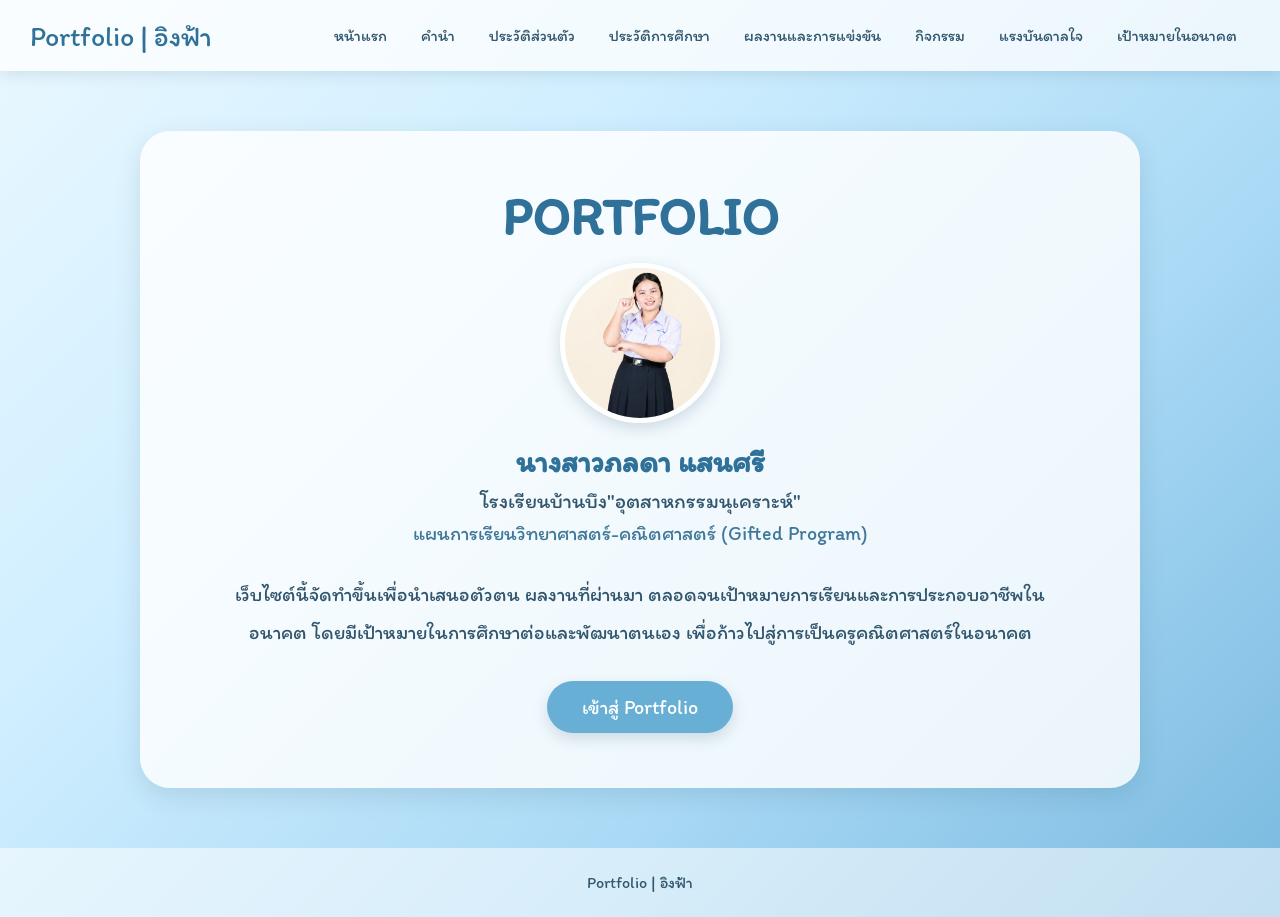
<file: index.html>
<!DOCTYPE html>
<html lang="th">
<head>
  <meta charset="UTF-8">
  <meta name="viewport" content="width=device-width, initial-scale=1.0">

  <title>Portfolio | อิงฟ้า</title>

  <link rel="preconnect" href="https://fonts.googleapis.com">
  <link rel="preconnect" href="https://fonts.gstatic.com" crossorigin>
  <link href="https://fonts.googleapis.com/css2?family=Itim&display=swap" rel="stylesheet">

  <style>
    body {
      margin: 0;
      font-family: 'Itim', cursive;
      background: linear-gradient(135deg, #eaf8ff, #cfeeff, #a9d9f5, #79b9df);
      color: #31566d;
      min-height: 100vh;
    }

    nav {
      background: rgba(255, 255, 255, 0.75);
      padding: 18px 30px;
      display: flex;
      justify-content: space-between;
      align-items: center;
      flex-wrap: wrap;
      gap: 15px;
      box-shadow: 0 3px 15px rgba(49, 86, 109, 0.15);
    }

    .logo {
      font-size: 28px;
      color: #2f7198;
    }

    .menu {
      display: flex;
      flex-wrap: wrap;
      justify-content: center;
      gap: 8px;
    }

    .menu a {
      text-decoration: none;
      color: #31566d;
      padding: 8px 13px;
      border-radius: 20px;
      transition: 0.3s;
      font-size: 16px;
    }

    .menu a:hover {
      background: #d7effc;
      color: #23658b;
    }

    .container {
      max-width: 1000px;
      margin: 60px auto;
      padding: 0 20px;
    }

    .card {
      background: rgba(255, 255, 255, 0.82);
      border-radius: 30px;
      padding: 55px 50px;
      text-align: center;
      box-shadow: 0 8px 25px rgba(49, 86, 109, 0.15);
    }

    h1 {
      font-size: 52px;
      color: #2f7198;
      margin: 0 0 15px;
    }

    .profile-img {
      width: 150px;
      height: 150px;
      border-radius: 50%;
      object-fit: cover;
      margin: 10px auto 20px;
      display: block;
      border: 5px solid rgba(255, 255, 255, 0.9);
      box-shadow: 0 5px 15px rgba(49, 86, 109, 0.2);
    }

    h2 {
      font-size: 30px;
      color: #2f7198;
      margin: 0 0 8px;
    }

    .school {
      font-size: 21px;
      color: #31566d;
      margin-bottom: 8px;
    }

    .program {
      font-size: 20px;
      color: #3f7899;
      margin-bottom: 30px;
    }

    .description {
      max-width: 850px;
      margin: 0 auto 30px;
      font-size: 20px;
      line-height: 1.9;
    }

    .button {
      display: inline-block;
      text-decoration: none;
      background: #67afd4;
      color: white;
      padding: 14px 35px;
      border-radius: 30px;
      font-size: 20px;
      box-shadow: 0 6px 15px rgba(49, 86, 109, 0.18);
      transition: 0.3s;
    }

    .button:hover {
      background: #4e9bc4;
      transform: translateY(-2px);
    }

    footer {
      text-align: center;
      padding: 25px;
      margin-top: 50px;
      background: rgba(255, 255, 255, 0.55);
      font-size: 16px;
    }
  </style>
</head>

<body>

  <nav>
    <div class="logo">
      Portfolio | อิงฟ้า
    </div>

    <div class="menu">
      <a href="index.html">หน้าแรก</a>
      <a href="preface.html">คำนำ</a>
      <a href="profile.html">ประวัติส่วนตัว</a>
      <a href="education.html">ประวัติการศึกษา</a>
      <a href="achievements.html">ผลงานและการแข่งขัน</a>
      <a href="activities.html">กิจกรรม</a>
      <a href="inspiration.html">แรงบันดาลใจ</a>
      <a href="future.html">เป้าหมายในอนาคต</a>
    </div>
  </nav>

  <div class="container">

    <div class="card">

      <h1>PORTFOLIO</h1>

      <img src="profile.jpg" alt="รูปโปรไฟล์" class="profile-img">

      <h2>นางสาวภลดา แสนศรี</h2>

      <div class="school">
        โรงเรียนบ้านบึง"อุตสาหกรรมนุเคราะห์"
      </div>

      <div class="program">
        แผนการเรียนวิทยาศาสตร์-คณิตศาสตร์ (Gifted Program)
      </div>

      <div class="description">
        เว็บไซต์นี้จัดทำขึ้นเพื่อนำเสนอตัวตน ผลงานที่ผ่านมา
        ตลอดจนเป้าหมายการเรียนและการประกอบอาชีพในอนาคต
        โดยมีเป้าหมายในการศึกษาต่อและพัฒนาตนเอง
        เพื่อก้าวไปสู่การเป็นครูคณิตศาสตร์ในอนาคต
      </div>

      <a href="preface.html" class="button">
        เข้าสู่ Portfolio
      </a>

    </div>

  </div>

  <footer>
    Portfolio | อิงฟ้า
  </footer>

</body>
</html>
</file>
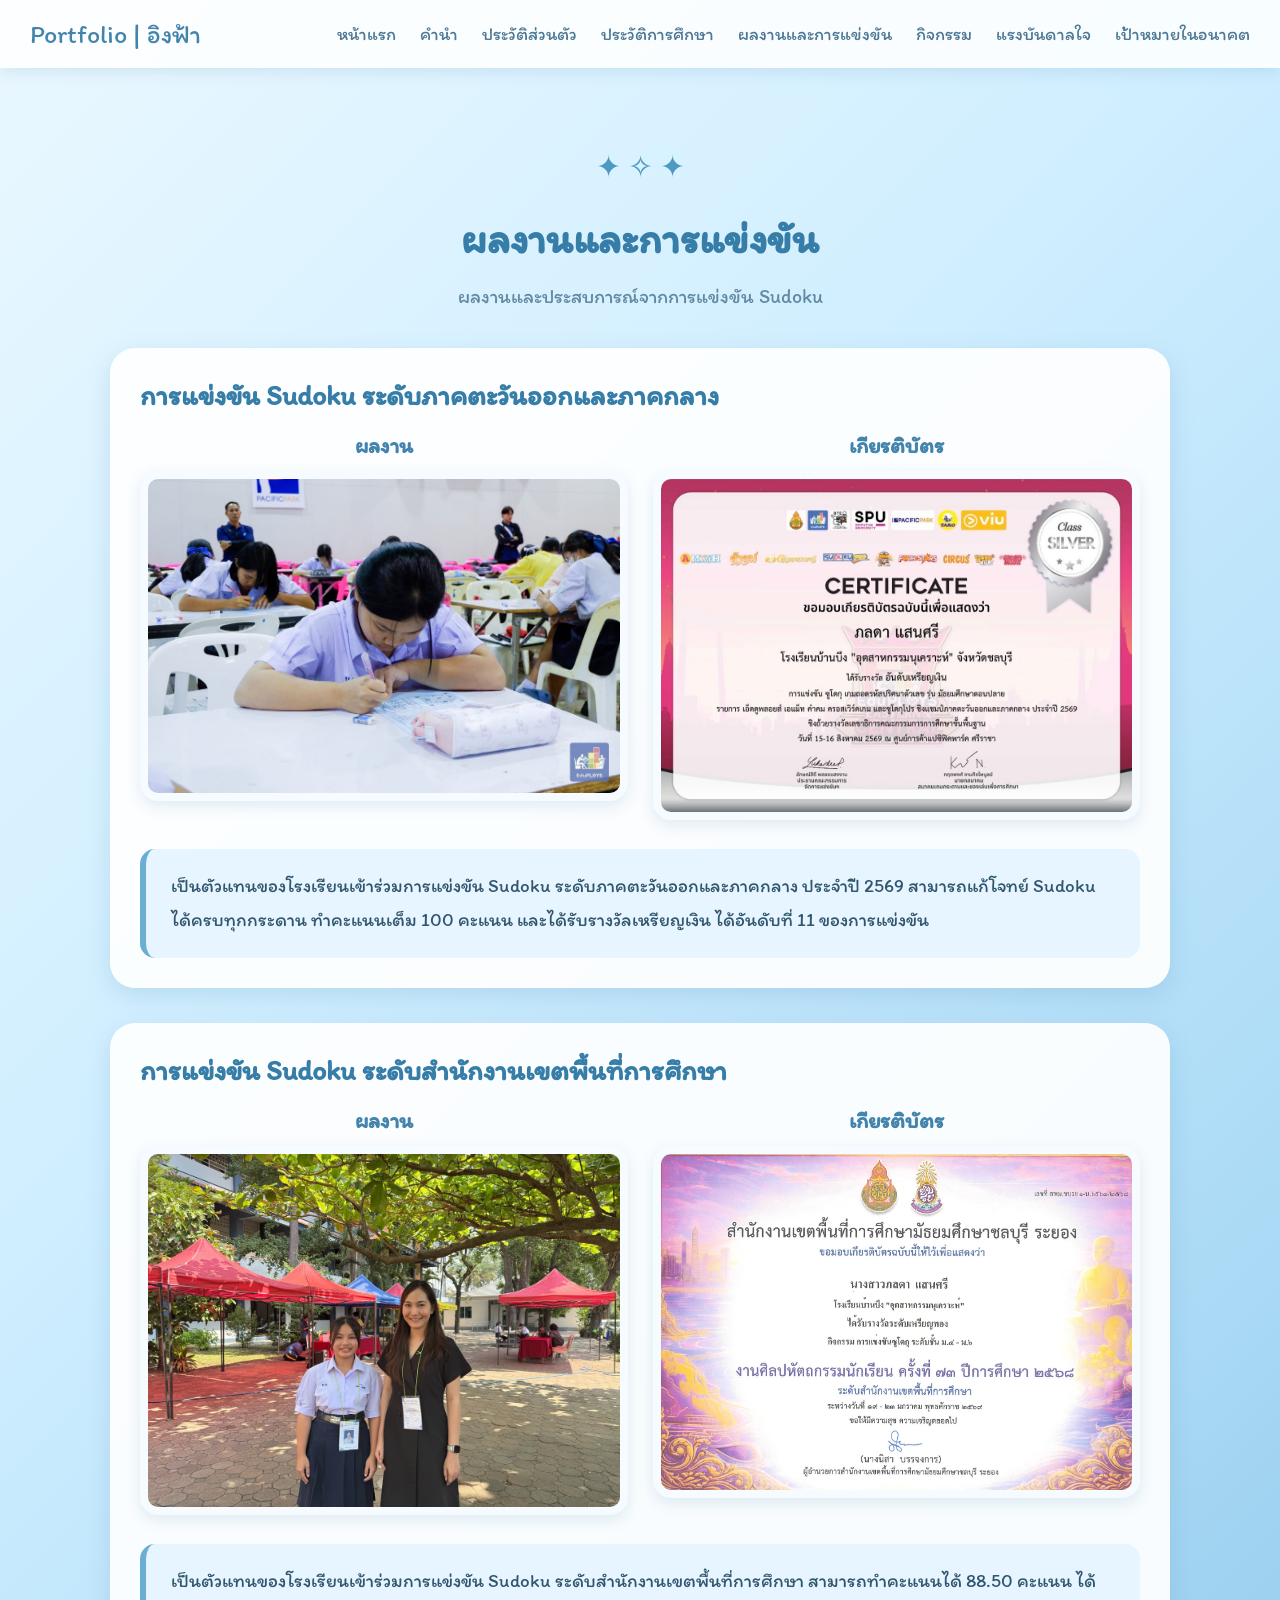
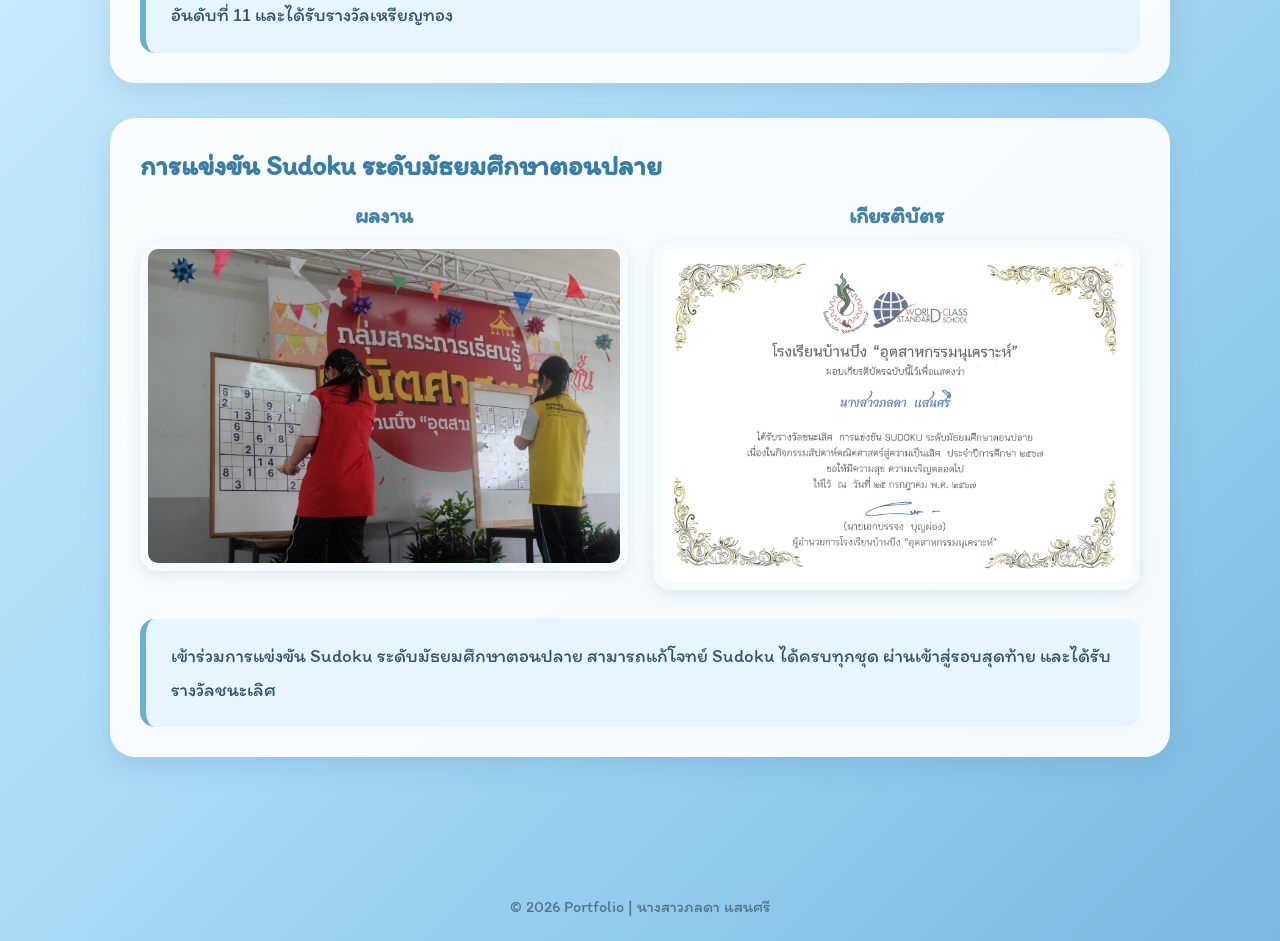
<file: achievement.html>
<!DOCTYPE html>
<html lang="th">
<head>
  <meta charset="UTF-8">
  <meta name="viewport" content="width=device-width, initial-scale=1.0">

  <title>ผลงานและการแข่งขัน | Portfolio</title>

  <link rel="preconnect" href="https://fonts.googleapis.com">
  <link rel="preconnect" href="https://fonts.gstatic.com" crossorigin>
  <link href="https://fonts.googleapis.com/css2?family=Itim&display=swap" rel="stylesheet">

  <style>
    * {
      box-sizing: border-box;
    }

    body {
      margin: 0;
      font-family: 'Itim', cursive;
      background: linear-gradient(
        135deg,
        #eaf8ff,
        #cfeeff,
        #a9d9f5,
        #79b9df
      );
      color: #31566d;
      min-height: 100vh;
    }

    nav {
      background: rgba(255, 255, 255, 0.85);
      padding: 18px 30px;
      display: flex;
      justify-content: space-between;
      align-items: center;
      box-shadow: 0 4px 15px rgba(70, 130, 170, 0.15);
      position: sticky;
      top: 0;
      z-index: 10;
    }

    .logo {
      font-size: 26px;
      color: #4384ad;
    }

    nav a {
      text-decoration: none;
      color: #4c7895;
      margin-left: 20px;
      font-size: 18px;
    }

    nav a:hover {
      color: #23658d;
    }

    .container {
      max-width: 1100px;
      margin: 60px auto;
      padding: 20px;
    }

    .sparkle {
      text-align: center;
      color: #4d99c2;
      font-size: 30px;
      margin-bottom: 10px;
    }

    .title {
      text-align: center;
      font-size: 42px;
      color: #367da8;
      margin-bottom: 10px;
    }

    .subtitle {
      text-align: center;
      font-size: 20px;
      color: #638aa3;
      margin-bottom: 40px;
    }

    .achievement-card {
      background: rgba(255, 255, 255, 0.92);
      padding: 30px;
      border-radius: 25px;
      box-shadow: 0 8px 25px rgba(65, 130, 170, 0.18);
      margin-bottom: 35px;
    }

    .achievement-card h2 {
      color: #367da8;
      font-size: 28px;
      margin-top: 0;
      margin-bottom: 20px;
    }

    .image-grid {
      display: grid;
      grid-template-columns: 1fr 1fr;
      gap: 25px;
      align-items: start;
    }

    .image-box {
      text-align: center;
    }

    .image-box h3 {
      color: #4384ad;
      font-size: 22px;
      margin: 0 0 12px;
    }

    .image-box img {
      width: 100%;
      max-height: 500px;
      object-fit: contain;
      border-radius: 18px;
      background: #f5fbff;
      padding: 8px;
      box-shadow: 0 5px 15px rgba(65, 130, 170, 0.15);
    }

    .description {
      margin-top: 25px;
      background: #e6f5ff;
      border-left: 6px solid #6aaed3;
      padding: 20px 25px;
      border-radius: 15px;
      font-size: 19px;
      line-height: 1.8;
    }

    footer {
      text-align: center;
      padding: 25px;
      color: #52758b;
      font-size: 16px;
    }

    @media (max-width: 900px) {
      nav {
        flex-direction: column;
        gap: 10px;
      }

      nav div:last-child {
        display: flex;
        flex-wrap: wrap;
        justify-content: center;
      }

      nav a {
        margin: 5px 8px;
      }

      .image-grid {
        grid-template-columns: 1fr;
      }
    }

    @media (max-width: 600px) {
      .title {
        font-size: 34px;
      }

      .achievement-card {
        padding: 22px;
      }

      .achievement-card h2 {
        font-size: 24px;
      }

      .description {
        font-size: 18px;
      }
    }
  </style>
</head>

<body>

  <nav>

    <div class="logo">
      Portfolio | อิงฟ้า
    </div>

    <div>
      <a href="index.html">หน้าแรก</a>
      <a href="preface.html">คำนำ</a>
      <a href="profile.html">ประวัติส่วนตัว</a>
      <a href="education.html">ประวัติการศึกษา</a>
      <a href="achievements.html">ผลงานและการแข่งขัน</a>
      <a href="activities.html">กิจกรรม</a>
      <a href="inspiration.html">แรงบันดาลใจ</a>
      <a href="future.html">เป้าหมายในอนาคต</a>
    </div>

  </nav>


  <div class="container">

    <div class="sparkle">✦ ✧ ✦</div>

    <h1 class="title">ผลงานและการแข่งขัน</h1>

    <p class="subtitle">
      ผลงานและประสบการณ์จากการแข่งขัน Sudoku
    </p>


    <!-- ผลงานที่ 1 -->

    <div class="achievement-card">

      <h2>
        การแข่งขัน Sudoku ระดับภาคตะวันออกและภาคกลาง
      </h2>

      <div class="image-grid">

        <div class="image-box">
          <h3>ผลงาน</h3>
          <img
            src="achievement1.jpg"
            alt="ผลงานการแข่งขัน Sudoku ระดับภาคตะวันออกและภาคกลาง"
          >
        </div>

        <div class="image-box">
          <h3>เกียรติบัตร</h3>
          <img
            src="certificate1.jpg"
            alt="เกียรติบัตรการแข่งขัน Sudoku"
          >
        </div>

      </div>

      <div class="description">
        เป็นตัวแทนของโรงเรียนเข้าร่วมการแข่งขัน Sudoku
        ระดับภาคตะวันออกและภาคกลาง ประจำปี 2569
        สามารถแก้โจทย์ Sudoku ได้ครบทุกกระดาน
        ทำคะแนนเต็ม 100 คะแนน และได้รับรางวัลเหรียญเงิน
        ได้อันดับที่ 11 ของการแข่งขัน
      </div>

    </div>


    <!-- ผลงานที่ 2 -->

    <div class="achievement-card">

      <h2>
        การแข่งขัน Sudoku ระดับสำนักงานเขตพื้นที่การศึกษา
      </h2>

      <div class="image-grid">

        <div class="image-box">
          <h3>ผลงาน</h3>
          <img
            src="achievement2.jpg"
            alt="ผลงานการแข่งขัน Sudoku ระดับสำนักงานเขตพื้นที่การศึกษา"
          >
        </div>

        <div class="image-box">
          <h3>เกียรติบัตร</h3>
          <img
            src="certificate2.jpg"
            alt="เกียรติบัตรการแข่งขัน Sudoku"
          >
        </div>

      </div>

      <div class="description">
        เป็นตัวแทนของโรงเรียนเข้าร่วมการแข่งขัน Sudoku
        ระดับสำนักงานเขตพื้นที่การศึกษา
        สามารถทำคะแนนได้ 88.50 คะแนน
        ได้อันดับที่ 11 และได้รับรางวัลเหรียญทอง
      </div>

    </div>


    <!-- ผลงานที่ 3 -->

    <div class="achievement-card">

      <h2>
        การแข่งขัน Sudoku ระดับมัธยมศึกษาตอนปลาย
      </h2>

      <div class="image-grid">

        <div class="image-box">
          <h3>ผลงาน</h3>
          <img
            src="achievement3.jpg"
            alt="ผลงานการแข่งขัน Sudoku ระดับมัธยมศึกษาตอนปลาย"
          >
        </div>

        <div class="image-box">
          <h3>เกียรติบัตร</h3>
          <img
            src="certificate3.jpg"
            alt="เกียรติบัตรการแข่งขัน Sudoku"
          >
        </div>

      </div>

      <div class="description">
        เข้าร่วมการแข่งขัน Sudoku ระดับมัธยมศึกษาตอนปลาย
        สามารถแก้โจทย์ Sudoku ได้ครบทุกชุด
        ผ่านเข้าสู่รอบสุดท้าย และได้รับรางวัลชนะเลิศ
      </div>

    </div>

  </div>


  <footer>
    © 2026 Portfolio | นางสาวภลดา แสนศรี
  </footer>

</body>
</html>
</file>
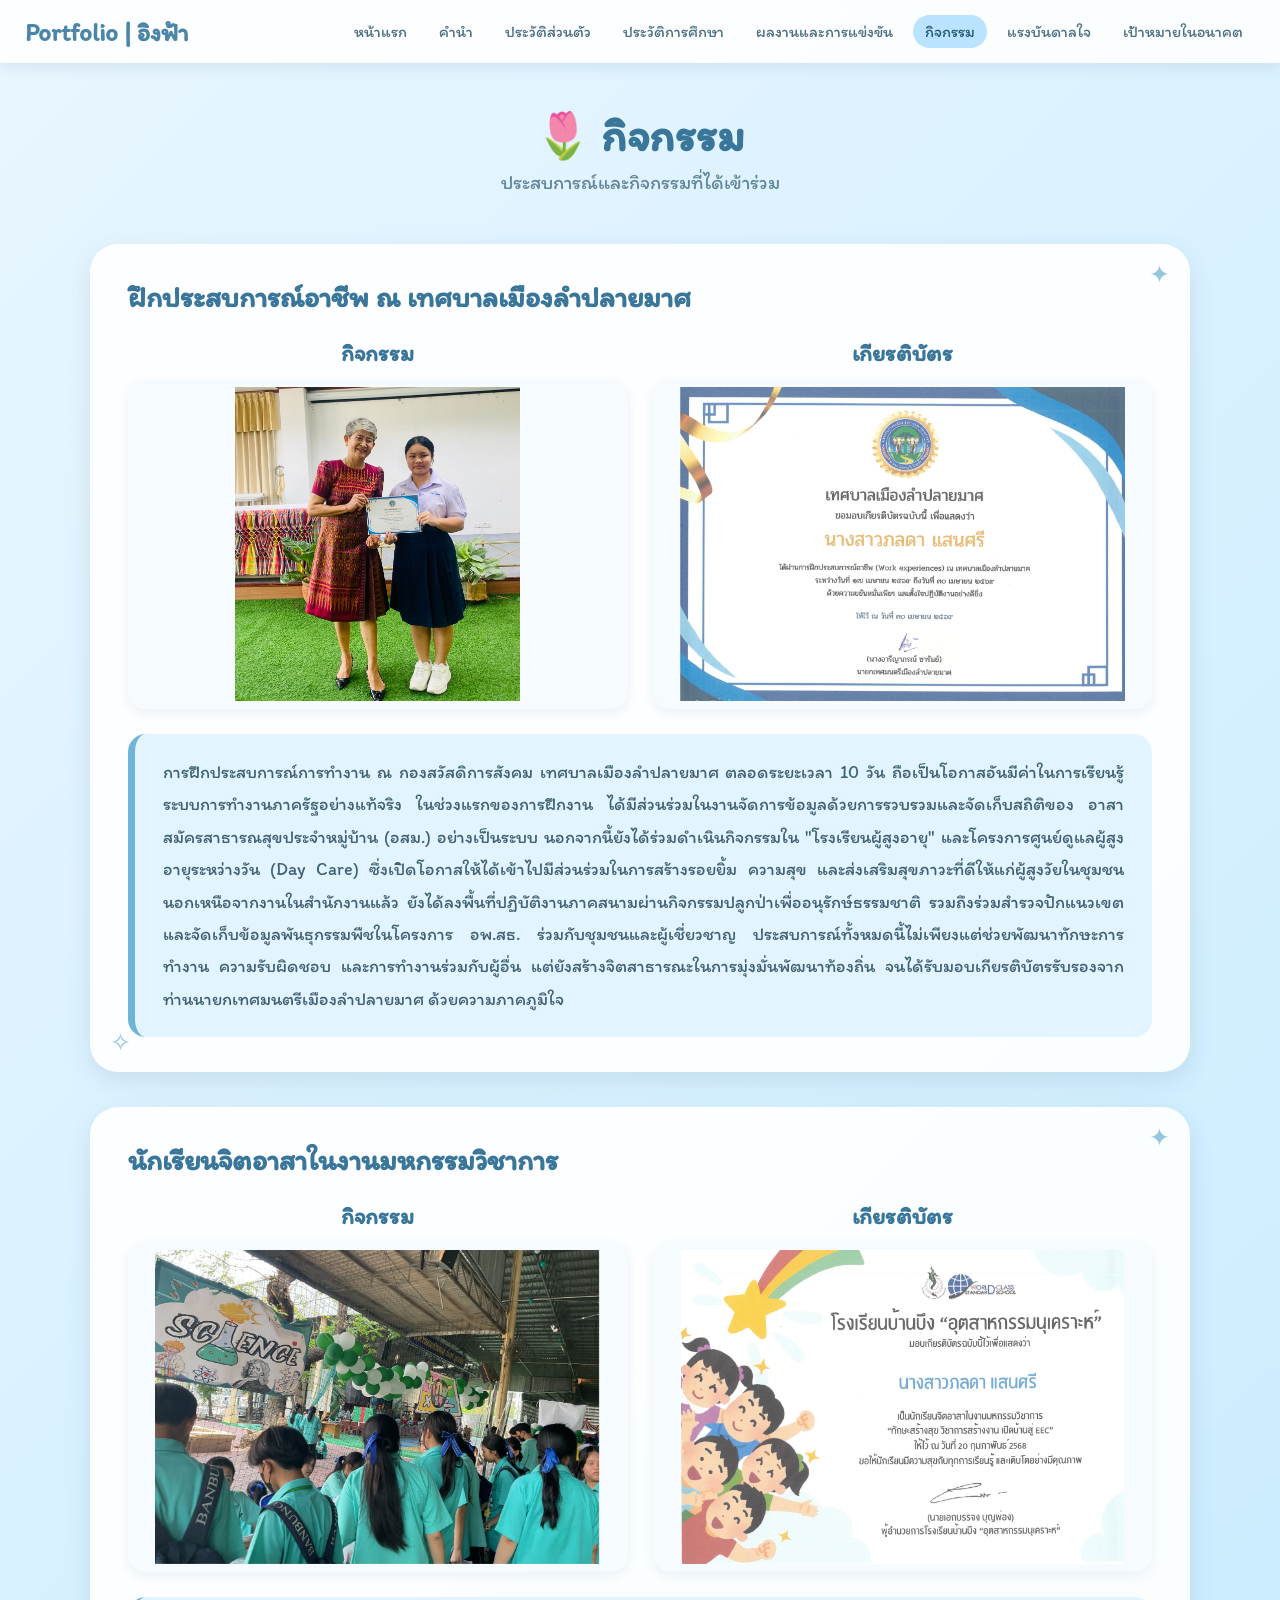
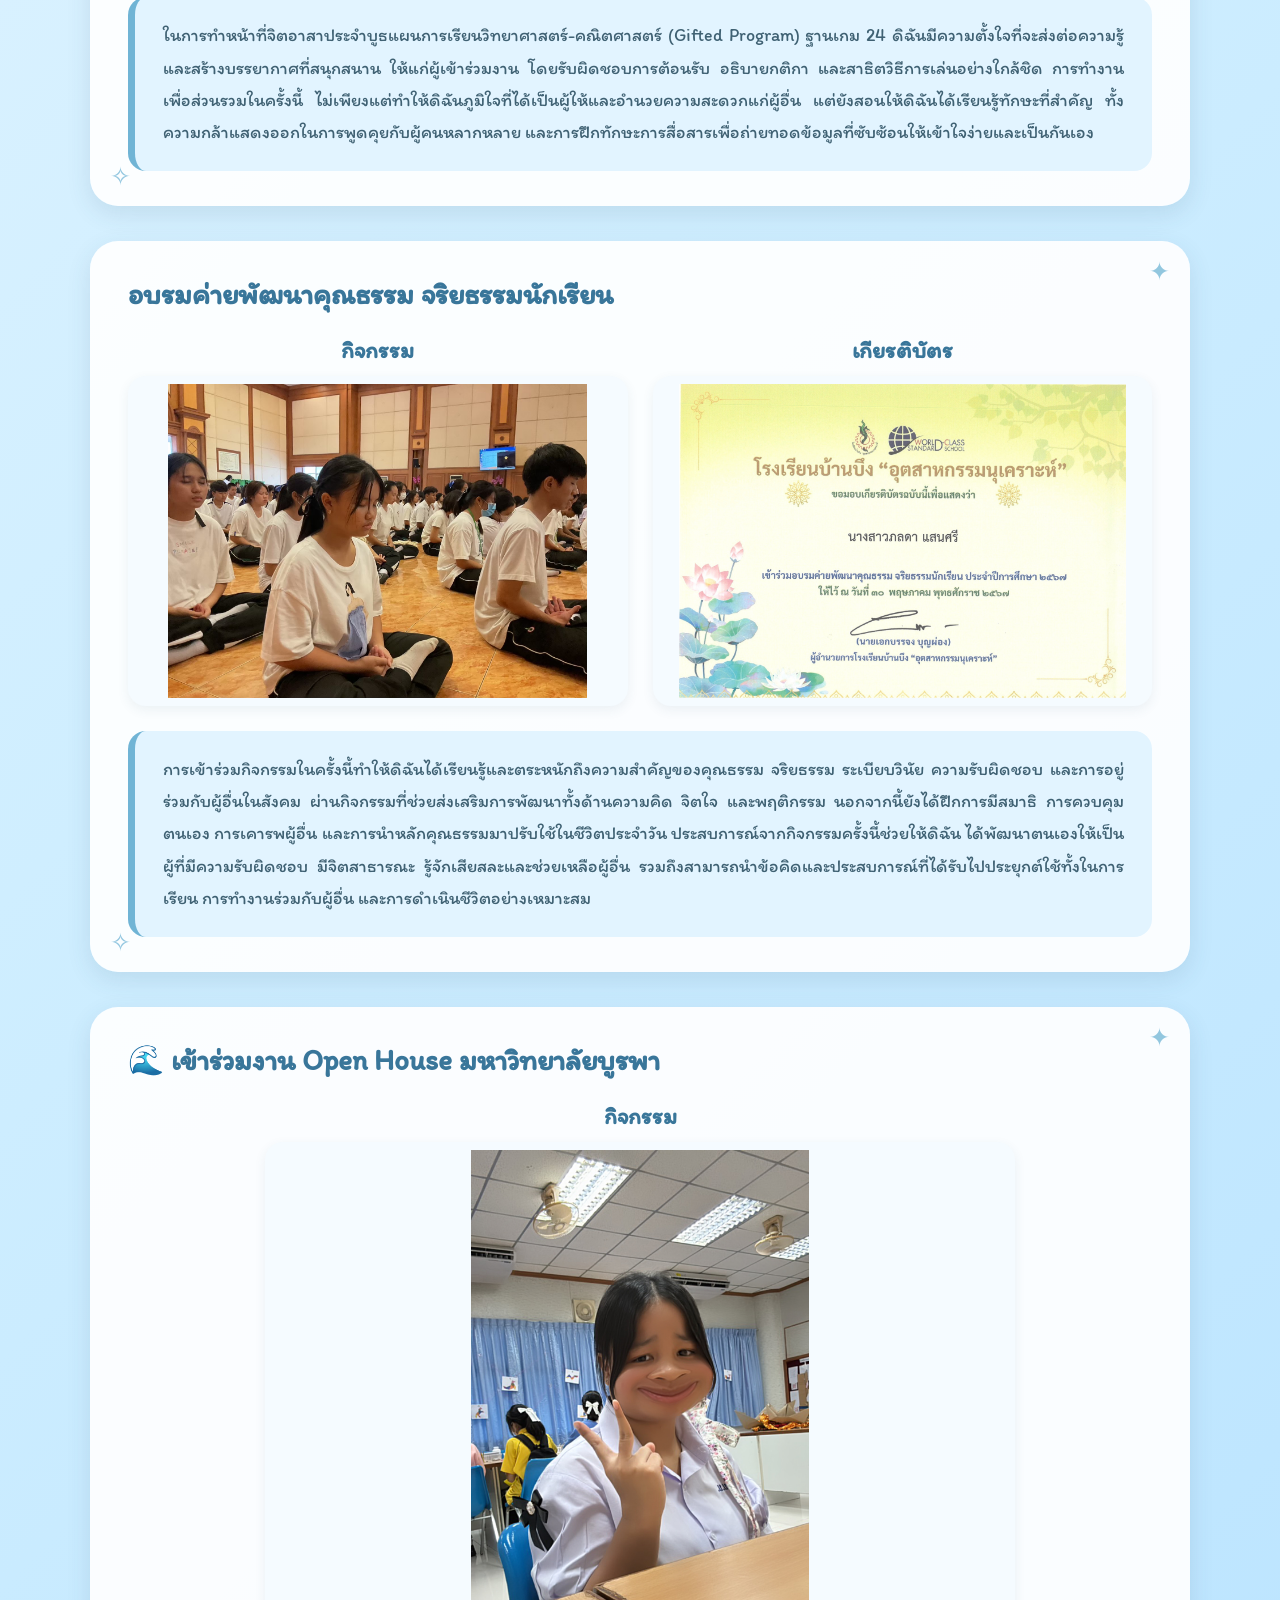
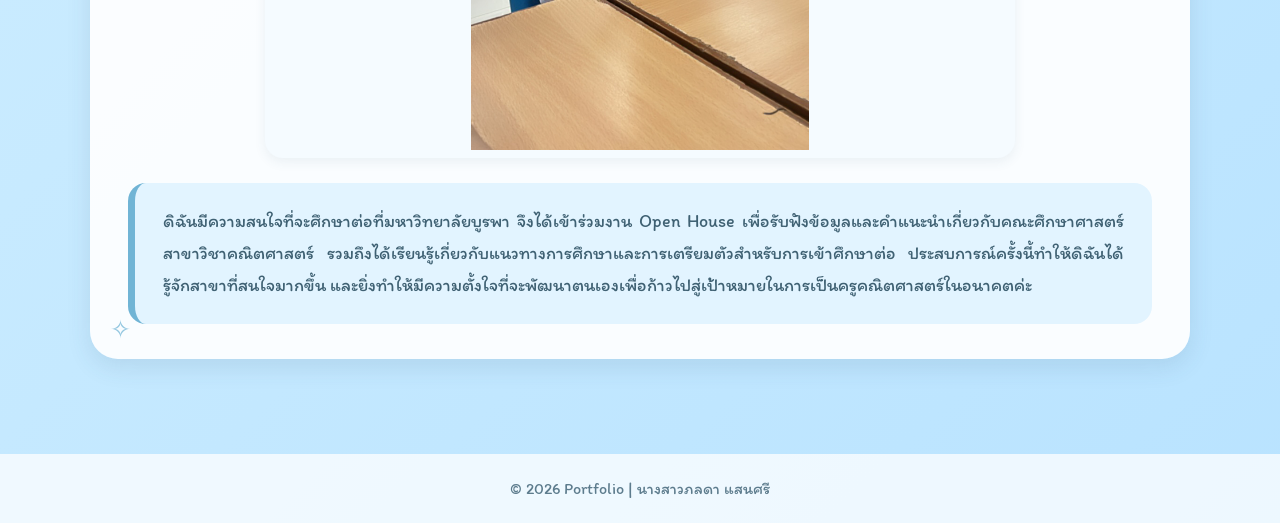
<file: activities.html>
<!DOCTYPE html>
<html lang="th">
<head>
  <meta charset="UTF-8">
  <meta name="viewport" content="width=device-width, initial-scale=1.0">

  <title>กิจกรรม | Portfolio อิงฟ้า</title>

  <!-- Google Font -->
  <link rel="preconnect" href="https://fonts.googleapis.com">
  <link rel="preconnect" href="https://fonts.gstatic.com" crossorigin>
  <link href="https://fonts.googleapis.com/css2?family=Itim&display=swap" rel="stylesheet">

  <style>

    * {
      box-sizing: border-box;
    }

    body {
      margin: 0;
      font-family: 'Itim', cursive;
      background: linear-gradient(135deg, #e8f6ff, #cfeeff, #b9e3ff);
      color: #35566b;
      min-height: 100vh;
    }


    /* =========================
       NAVBAR
    ========================= */

    nav {
      background: rgba(255, 255, 255, 0.88);
      backdrop-filter: blur(10px);

      padding: 15px 25px;

      display: flex;
      justify-content: space-between;
      align-items: center;

      position: sticky;
      top: 0;
      z-index: 1000;

      box-shadow: 0 3px 15px rgba(49, 86, 109, 0.12);
    }

    .logo {
      font-size: 25px;
      font-weight: bold;
      color: #4b86a8;
      white-space: nowrap;
    }

    .menu {
      display: flex;
      flex-wrap: wrap;
      justify-content: center;
      gap: 8px;
    }

    .menu a {
      text-decoration: none;
      color: #4d6f82;

      padding: 7px 12px;
      border-radius: 20px;

      transition: 0.3s;

      font-size: 16px;
    }

    .menu a:hover,
    .menu a.active {
      background: #b9e3ff;
      color: #285b78;
    }


    /* =========================
       HEADER
    ========================= */

    header {
      text-align: center;
      padding: 45px 20px 30px;
    }

    header h1 {
      margin: 0;

      font-size: 45px;

      color: #39769a;
    }

    header p {
      margin-top: 8px;

      font-size: 20px;

      color: #62879b;
    }


    /* =========================
       ACTIVITIES
    ========================= */

    .activities {
      width: 90%;
      max-width: 1100px;

      margin: auto;

      padding-bottom: 60px;
    }


    /* =========================
       ACTIVITY CARD
    ========================= */

    .activity-card {
      background: rgba(255, 255, 255, 0.92);

      border-radius: 28px;

      padding: 35px 38px;

      margin-bottom: 35px;

      box-shadow: 0 8px 25px rgba(49, 86, 109, 0.12);

      position: relative;

      overflow: hidden;

      transition: 0.3s;
    }

    .activity-card:hover {
      transform: translateY(-4px);

      box-shadow:
        0 12px 30px rgba(49, 86, 109, 0.18);
    }


    /* =========================
       ชื่อกิจกรรม
    ========================= */

    .activity-card h2 {
      text-align: left;

      margin: 0 0 25px;

      font-size: 29px;

      color: #39769a;
    }


    /* =========================
       หัวข้อรูป
    ========================= */

    .image-headings {
      display: grid;

      grid-template-columns: 1fr 1fr;

      gap: 25px;

      text-align: center;

      margin-bottom: 12px;
    }

    .image-headings h3 {
      margin: 0;

      font-size: 23px;

      color: #39769a;
    }


    /* =========================
       รูปกิจกรรม + เกียรติบัตร
    ========================= */

    .image-row {
      display: grid;

      grid-template-columns: 1fr 1fr;

      gap: 25px;

      margin-bottom: 25px;
    }

    .image-box {
      width: 100%;

      height: 330px;

      background: #f5fbff;

      border-radius: 18px;

      padding: 8px;

      box-shadow:
        0 4px 12px rgba(49, 86, 109, 0.08);
    }

    .image-box img {
      width: 100%;
      height: 100%;

      object-fit: contain;

      border-radius: 13px;

      display: block;
    }


    /* =========================
       กิจกรรมที่ 4
       ไม่มีเกียรติบัตร
    ========================= */

    .single-heading {
      text-align: center;

      margin-bottom: 12px;
    }

    .single-heading h3 {
      margin: 0;

      font-size: 23px;

      color: #39769a;
    }

    .single-image {
      width: 78%;
      max-width: 750px;

      margin: 0 auto 25px;

      background: #f5fbff;

      border-radius: 18px;

      padding: 8px;

      box-shadow:
        0 4px 12px rgba(49, 86, 109, 0.08);
    }

    /*
      รูป Open House แสดงเต็มภาพ
      ไม่ตัดส่วนบนของรูป
    */

    .single-image.openhouse-image img {
      width: 100%;

      height: auto;

      max-height: 600px;

      object-fit: contain;

      border-radius: 13px;

      display: block;
    }


    /* =========================
       DESCRIPTION
    ========================= */

    .description {
      background: #e2f4ff;

      border-left: 7px solid #70b4d5;

      border-radius: 18px;

      padding: 22px 28px;

      color: #3f6173;

      font-size: 18px;

      line-height: 1.8;

      text-align: justify;
    }


    /* =========================
       ดาวตกแต่ง
    ========================= */

    .star {
      position: absolute;

      color: #79b9d8;

      font-size: 25px;

      animation: float 3s ease-in-out infinite;

      opacity: 0.8;

      z-index: 5;
    }

    .star1 {
      top: 15px;
      right: 20px;
    }

    .star2 {
      bottom: 15px;
      left: 20px;

      animation-delay: 1s;
    }

    @keyframes float {

      0%, 100% {
        transform: translateY(0);
      }

      50% {
        transform: translateY(-7px);
      }

    }


    /* =========================
       FOOTER
    ========================= */

    footer {
      text-align: center;

      padding: 25px;

      background: rgba(255, 255, 255, 0.75);

      color: #5d7c8d;

      font-size: 16px;
    }


    /* =========================
       RESPONSIVE
    ========================= */

    @media (max-width: 800px) {

      nav {
        flex-direction: column;

        gap: 10px;
      }

      .image-row,
      .image-headings {
        grid-template-columns: 1fr;
      }

      .activity-card {
        padding: 25px 20px;
      }

      .single-image {
        width: 100%;
      }

      header h1 {
        font-size: 36px;
      }

    }


    @media (max-width: 550px) {

      .image-box {
        height: auto;
      }

      .image-box img {
        height: auto;
      }

      .single-image.openhouse-image img {
        max-height: none;
      }

    }

  </style>
</head>


<body>


  <!-- =========================
       NAVBAR
  ========================= -->

  <nav>

    <div class="logo">
      Portfolio | อิงฟ้า
    </div>


    <div class="menu">

      <a href="index.html">
        หน้าแรก
      </a>

      <a href="preface.html">
        คำนำ
      </a>

      <a href="profile.html">
        ประวัติส่วนตัว
      </a>

      <a href="education.html">
        ประวัติการศึกษา
      </a>

      <a href="achievements.html">
        ผลงานและการแข่งขัน
      </a>

      <a href="activities.html" class="active">
        กิจกรรม
      </a>

      <a href="inspiration.html">
        แรงบันดาลใจ
      </a>

      <a href="future.html">
        เป้าหมายในอนาคต
      </a>

    </div>

  </nav>



  <!-- =========================
       หัวข้อหลัก
  ========================= -->

  <header>

    <h1>
      🌷 กิจกรรม
    </h1>

    <p>
      ประสบการณ์และกิจกรรมที่ได้เข้าร่วม
    </p>

  </header>



  <!-- =========================
       ACTIVITIES
  ========================= -->

  <section class="activities">


    <!-- ==========================================
         กิจกรรมที่ 1
    ========================================== -->

    <div class="activity-card">

      <span class="star star1">✦</span>
      <span class="star star2">✧</span>


      <h2>
        ฝึกประสบการณ์อาชีพ ณ เทศบาลเมืองลำปลายมาศ
      </h2>


      <!-- หัวข้อรูป -->

      <div class="image-headings">

        <h3>
          กิจกรรม
        </h3>

        <h3>
          เกียรติบัตร
        </h3>

      </div>


      <!-- รูป -->

      <div class="image-row">

        <div class="image-box">

          <img
            src="activity1.jpg"
            alt="ฝึกประสบการณ์อาชีพ ณ เทศบาลเมืองลำปลายมาศ"
          >

        </div>


        <div class="image-box">

          <img
            src="certificate4.jpg"
            alt="เกียรติบัตรฝึกประสบการณ์อาชีพ"
          >

        </div>

      </div>


      <!-- คำบรรยาย -->

      <div class="description">

        การฝึกประสบการณ์การทำงาน ณ กองสวัสดิการสังคม เทศบาลเมืองลำปลายมาศ
        ตลอดระยะเวลา 10 วัน ถือเป็นโอกาสอันมีค่าในการเรียนรู้ระบบการทำงานภาครัฐอย่างแท้จริง
        ในช่วงแรกของการฝึกงาน ได้มีส่วนร่วมในงานจัดการข้อมูลด้วยการรวบรวมและจัดเก็บสถิติของ
        อาสาสมัครสาธารณสุขประจำหมู่บ้าน (อสม.) อย่างเป็นระบบ นอกจากนี้ยังได้ร่วมดำเนินกิจกรรมใน
        "โรงเรียนผู้สูงอายุ" และโครงการศูนย์ดูแลผู้สูงอายุระหว่างวัน (Day Care)
        ซึ่งเปิดโอกาสให้ได้เข้าไปมีส่วนร่วมในการสร้างรอยยิ้ม ความสุข และส่งเสริมสุขภาวะที่ดีให้แก่ผู้สูงวัยในชุมชน
        นอกเหนือจากงานในสำนักงานแล้ว ยังได้ลงพื้นที่ปฏิบัติงานภาคสนามผ่านกิจกรรมปลูกป่าเพื่ออนุรักษ์ธรรมชาติ
        รวมถึงร่วมสำรวจปักแนวเขตและจัดเก็บข้อมูลพันธุกรรมพืชในโครงการ อพ.สธ.
        ร่วมกับชุมชนและผู้เชี่ยวชาญ ประสบการณ์ทั้งหมดนี้ไม่เพียงแต่ช่วยพัฒนาทักษะการทำงาน
        ความรับผิดชอบ และการทำงานร่วมกับผู้อื่น แต่ยังสร้างจิตสาธารณะในการมุ่งมั่นพัฒนาท้องถิ่น
        จนได้รับมอบเกียรติบัตรรับรองจากท่านนายกเทศมนตรีเมืองลำปลายมาศ ด้วยความภาคภูมิใจ

      </div>

    </div>



    <!-- ==========================================
         กิจกรรมที่ 2
    ========================================== -->

    <div class="activity-card">

      <span class="star star1">✦</span>
      <span class="star star2">✧</span>


      <h2>
        นักเรียนจิตอาสาในงานมหกรรมวิชาการ
      </h2>


      <!-- หัวข้อรูป -->

      <div class="image-headings">

        <h3>
          กิจกรรม
        </h3>

        <h3>
          เกียรติบัตร
        </h3>

      </div>


      <!-- รูป -->

      <div class="image-row">

        <div class="image-box">

          <img
            src="activity2.jpg"
            alt="นักเรียนจิตอาสาในงานมหกรรมวิชาการ"
          >

        </div>


        <div class="image-box">

          <img
            src="certificate5.jpg"
            alt="เกียรติบัตรนักเรียนจิตอาสา"
          >

        </div>

      </div>


      <!-- คำบรรยาย -->

      <div class="description">

        ในการทำหน้าที่จิตอาสาประจำบูธแผนการเรียนวิทยาศาสตร์-คณิตศาสตร์
        (Gifted Program) ฐานเกม 24 ดิฉันมีความตั้งใจที่จะส่งต่อความรู้และสร้างบรรยากาศที่สนุกสนาน
        ให้แก่ผู้เข้าร่วมงาน โดยรับผิดชอบการต้อนรับ อธิบายกติกา และสาธิตวิธีการเล่นอย่างใกล้ชิด
        การทำงานเพื่อส่วนรวมในครั้งนี้ ไม่เพียงแต่ทำให้ดิฉันภูมิใจที่ได้เป็นผู้ให้และอำนวยความสะดวกแก่ผู้อื่น
        แต่ยังสอนให้ดิฉันได้เรียนรู้ทักษะที่สำคัญ ทั้งความกล้าแสดงออกในการพูดคุยกับผู้คนหลากหลาย
        และการฝึกทักษะการสื่อสารเพื่อถ่ายทอดข้อมูลที่ซับซ้อนให้เข้าใจง่ายและเป็นกันเอง

      </div>

    </div>



    <!-- ==========================================
         กิจกรรมที่ 3
    ========================================== -->

    <div class="activity-card">

      <span class="star star1">✦</span>
      <span class="star star2">✧</span>


      <h2>
        อบรมค่ายพัฒนาคุณธรรม จริยธรรมนักเรียน
      </h2>


      <!-- หัวข้อรูป -->

      <div class="image-headings">

        <h3>
          กิจกรรม
        </h3>

        <h3>
          เกียรติบัตร
        </h3>

      </div>


      <!-- รูป -->

      <div class="image-row">

        <div class="image-box">

          <img
            src="activity3.jpg"
            alt="อบรมค่ายพัฒนาคุณธรรม จริยธรรมนักเรียน"
          >

        </div>


        <div class="image-box">

          <img
            src="certificate6.jpg"
            alt="เกียรติบัตรอบรมค่ายพัฒนาคุณธรรม จริยธรรมนักเรียน"
          >

        </div>

      </div>


      <!-- คำบรรยาย -->

      <div class="description">

        การเข้าร่วมกิจกรรมในครั้งนี้ทำให้ดิฉันได้เรียนรู้และตระหนักถึงความสำคัญของคุณธรรม
        จริยธรรม ระเบียบวินัย ความรับผิดชอบ และการอยู่ร่วมกับผู้อื่นในสังคม
        ผ่านกิจกรรมที่ช่วยส่งเสริมการพัฒนาทั้งด้านความคิด จิตใจ และพฤติกรรม
        นอกจากนี้ยังได้ฝึกการมีสมาธิ การควบคุมตนเอง การเคารพผู้อื่น
        และการนำหลักคุณธรรมมาปรับใช้ในชีวิตประจำวัน ประสบการณ์จากกิจกรรมครั้งนี้ช่วยให้ดิฉัน
        ได้พัฒนาตนเองให้เป็นผู้ที่มีความรับผิดชอบ มีจิตสาธารณะ รู้จักเสียสละและช่วยเหลือผู้อื่น
        รวมถึงสามารถนำข้อคิดและประสบการณ์ที่ได้รับไปประยุกต์ใช้ทั้งในการเรียน
        การทำงานร่วมกับผู้อื่น และการดำเนินชีวิตอย่างเหมาะสม

      </div>

    </div>



    <!-- ==========================================
         กิจกรรมที่ 4
         ไม่มีเกียรติบัตร
    ========================================== -->

    <div class="activity-card">

      <span class="star star1">✦</span>
      <span class="star star2">✧</span>


      <h2>
        🌊 เข้าร่วมงาน Open House มหาวิทยาลัยบูรพา
      </h2>


      <!-- หัวข้อรูป -->

      <div class="single-heading">

        <h3>
          กิจกรรม
        </h3>

      </div>


      <!-- รูป Open House -->

      <div class="single-image openhouse-image">

        <img
          src="activity4.jpg"
          alt="เข้าร่วมงาน Open House มหาวิทยาลัยบูรพา"
        >

      </div>


      <!-- คำบรรยาย -->

      <div class="description">

        ดิฉันมีความสนใจที่จะศึกษาต่อที่มหาวิทยาลัยบูรพา
        จึงได้เข้าร่วมงาน Open House เพื่อรับฟังข้อมูลและคำแนะนำเกี่ยวกับคณะศึกษาศาสตร์
        สาขาวิชาคณิตศาสตร์ รวมถึงได้เรียนรู้เกี่ยวกับแนวทางการศึกษาและการเตรียมตัวสำหรับการเข้าศึกษาต่อ
        ประสบการณ์ครั้งนี้ทำให้ดิฉันได้รู้จักสาขาที่สนใจมากขึ้น
        และยิ่งทำให้มีความตั้งใจที่จะพัฒนาตนเองเพื่อก้าวไปสู่เป้าหมายในการเป็นครูคณิตศาสตร์ในอนาคตค่ะ

      </div>

    </div>


  </section>



  <!-- =========================
       FOOTER
  ========================= -->

  <footer>

    © 2026 Portfolio | นางสาวภลดา แสนศรี

  </footer>


</body>
</html>
</file>
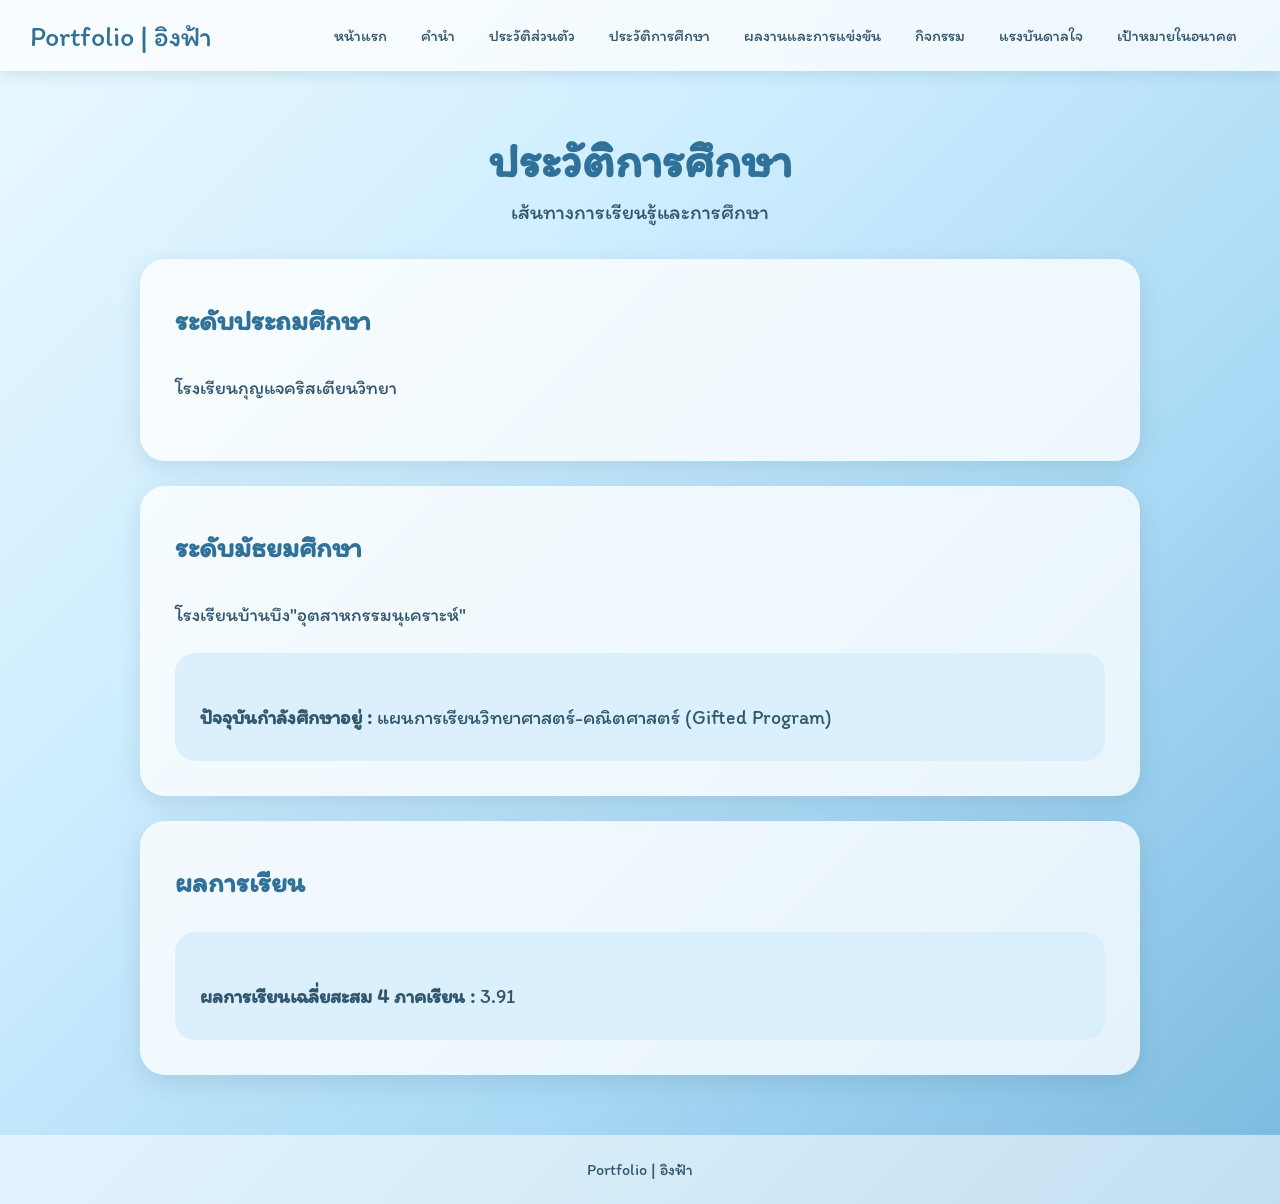
<file: education.html>
<!DOCTYPE html>
<html lang="th">
<head>
  <meta charset="UTF-8">
  <meta name="viewport" content="width=device-width, initial-scale=1.0">

  <title>ประวัติการศึกษา | Portfolio</title>

  <link rel="preconnect" href="https://fonts.googleapis.com">
  <link rel="preconnect" href="https://fonts.gstatic.com" crossorigin>
  <link href="https://fonts.googleapis.com/css2?family=Itim&display=swap" rel="stylesheet">

  <style>
    body {
      margin: 0;
      font-family: 'Itim', cursive;
      background: linear-gradient(135deg, #eaf8ff, #cfeeff, #a9d9f5, #79b9df);
      color: #31566d;
      min-height: 100vh;
    }

    nav {
      background: rgba(255, 255, 255, 0.75);
      padding: 18px 30px;
      display: flex;
      justify-content: space-between;
      align-items: center;
      flex-wrap: wrap;
      gap: 15px;
      box-shadow: 0 3px 15px rgba(49, 86, 109, 0.15);
    }

    .logo {
      font-size: 28px;
      color: #2f7198;
    }

    .menu {
      display: flex;
      flex-wrap: wrap;
      justify-content: center;
      gap: 8px;
    }

    .menu a {
      text-decoration: none;
      color: #31566d;
      padding: 8px 13px;
      border-radius: 20px;
      transition: 0.3s;
      font-size: 16px;
    }

    .menu a:hover {
      background: #d7effc;
      color: #23658b;
    }

    .container {
      max-width: 1000px;
      margin: 60px auto;
      padding: 0 20px;
    }

    .title {
      text-align: center;
      margin-bottom: 35px;
    }

    .title h1 {
      font-size: 48px;
      color: #2f7198;
      margin: 0;
    }

    .title p {
      font-size: 21px;
      margin-top: 10px;
    }

    .card {
      background: rgba(255, 255, 255, 0.78);
      border-radius: 25px;
      padding: 35px;
      margin-bottom: 25px;
      box-shadow: 0 8px 25px rgba(49, 86, 109, 0.15);
      line-height: 1.9;
      font-size: 19px;
    }

    .card h2 {
      color: #2f7198;
      font-size: 28px;
      margin-top: 0;
    }

    .school {
      background: rgba(215, 239, 252, 0.85);
      border-radius: 20px;
      padding: 25px;
      margin-top: 20px;
    }

    .school h3 {
      color: #2f7198;
      font-size: 25px;
      margin-top: 0;
    }

    .school p {
      margin-bottom: 0;
      font-size: 20px;
    }

    footer {
      text-align: center;
      padding: 25px;
      margin-top: 50px;
      background: rgba(255, 255, 255, 0.55);
      font-size: 16px;
    }
  </style>
</head>

<body>

  <nav>
    <div class="logo">
      Portfolio | อิงฟ้า
    </div>

    <div class="menu">
      <a href="index.html">หน้าแรก</a>
      <a href="preface.html">คำนำ</a>
      <a href="profile.html">ประวัติส่วนตัว</a>
      <a href="education.html">ประวัติการศึกษา</a>
      <a href="achievements.html">ผลงานและการแข่งขัน</a>
      <a href="activities.html">กิจกรรม</a>
      <a href="inspiration.html">แรงบันดาลใจ</a>
      <a href="future.html">เป้าหมายในอนาคต</a>
    </div>
  </nav>

  <div class="container">

    <div class="title">
      <h1>ประวัติการศึกษา</h1>
      <p>เส้นทางการเรียนรู้และการศึกษา</p>
    </div>

    <div class="card">
      <h2>ระดับประถมศึกษา</h2>
      <p>
        โรงเรียนกุญแจคริสเตียนวิทยา
      </p>
    </div>

    <div class="card">
      <h2>ระดับมัธยมศึกษา</h2>

      <p>
        โรงเรียนบ้านบึง"อุตสาหกรรมนุเคราะห์"
      </p>

      <div class="school">
        <p>
          <strong>ปัจจุบันกำลังศึกษาอยู่ :</strong>
          แผนการเรียนวิทยาศาสตร์-คณิตศาสตร์ (Gifted Program)
        </p>
      </div>
    </div>

    <div class="card">
      <h2>ผลการเรียน</h2>

      <div class="school">
        <p>
          <strong>ผลการเรียนเฉลี่ยสะสม 4 ภาคเรียน :</strong>
          3.91
        </p>
      </div>
    </div>

  </div>

  <footer>
    Portfolio | อิงฟ้า
  </footer>

</body>
</html>
</file>
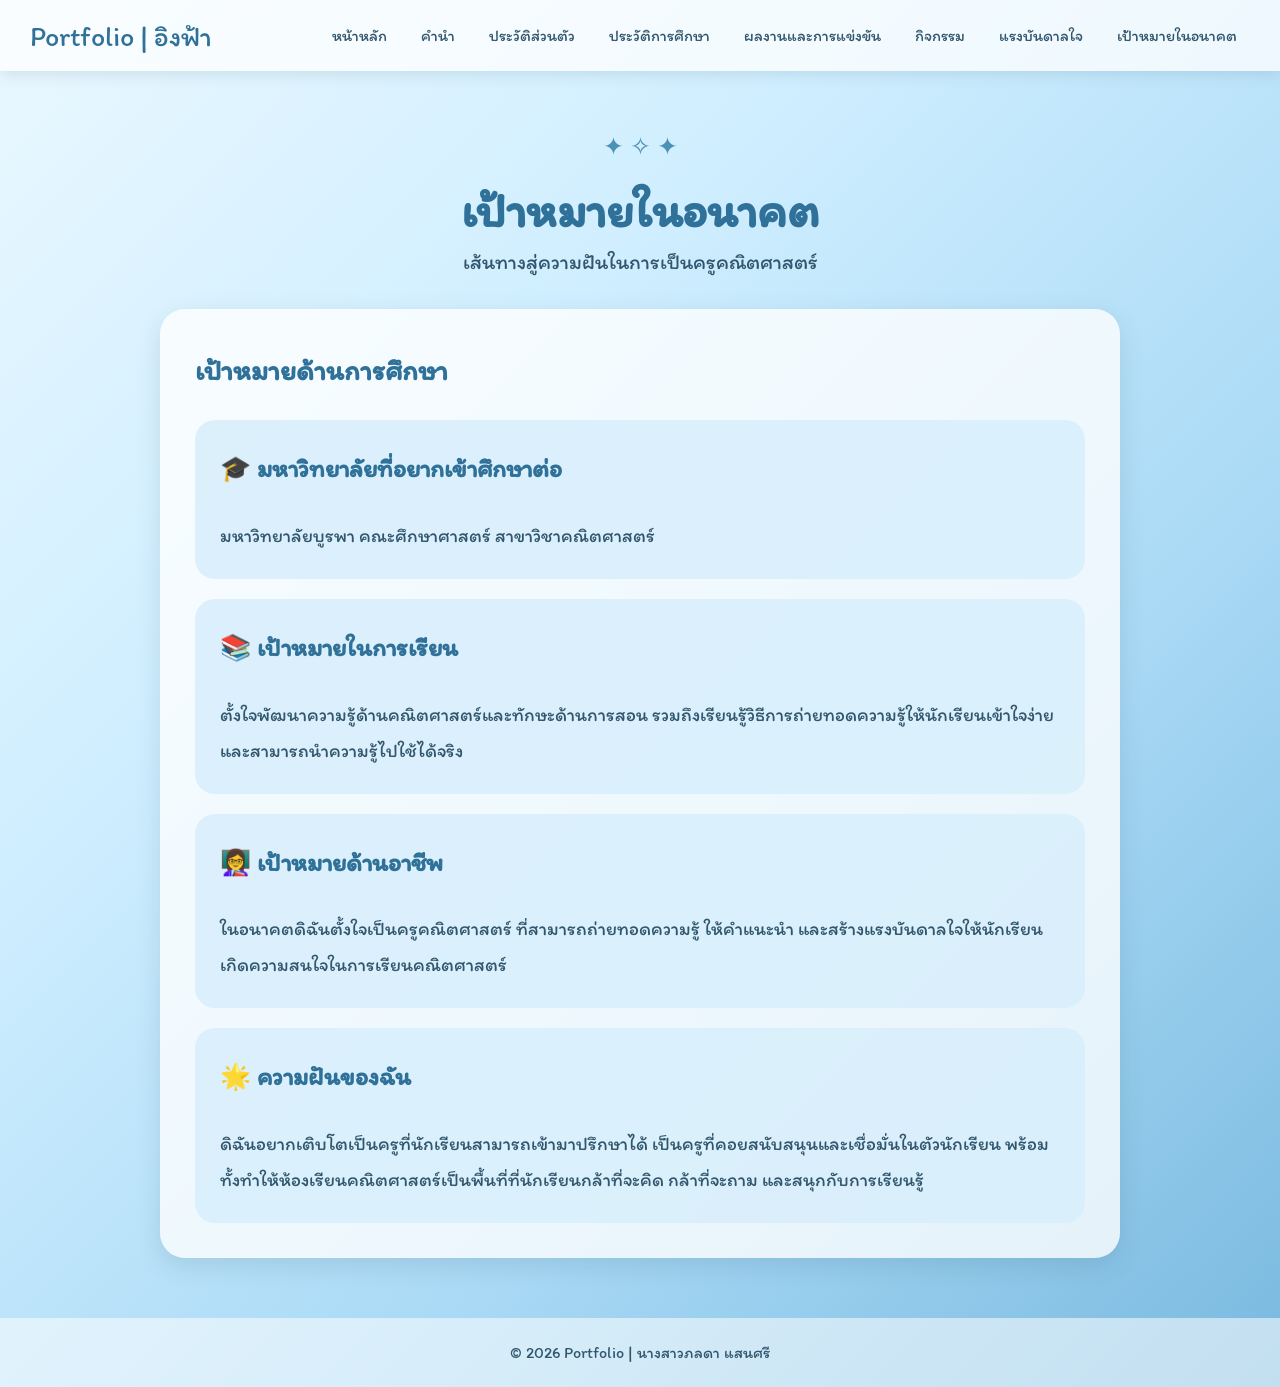
<file: future.html>
<!DOCTYPE html>
<html lang="th">
<head>
    <meta charset="UTF-8">
    <meta name="viewport" content="width=device-width, initial-scale=1.0">
    <title>เป้าหมายในอนาคต | อิงฟ้า</title>

    <link rel="preconnect" href="https://fonts.googleapis.com">
    <link rel="preconnect" href="https://fonts.gstatic.com" crossorigin>
    <link href="https://fonts.googleapis.com/css2?family=Itim&display=swap" rel="stylesheet">

    <style>
        * {
            box-sizing: border-box;
        }

        body {
            margin: 0;
            font-family: 'Itim', cursive;
            background: linear-gradient(135deg, #eaf8ff, #cfeeff, #a9d9f5, #79b9df);
            color: #31566d;
            min-height: 100vh;
        }

        nav {
            background: rgba(255, 255, 255, 0.75);
            padding: 18px 30px;
            display: flex;
            justify-content: space-between;
            align-items: center;
            flex-wrap: wrap;
            gap: 15px;
            box-shadow: 0 3px 15px rgba(49, 86, 109, 0.15);
        }

        .logo {
            font-size: 28px;
            color: #2f7198;
        }

        .menu {
            display: flex;
            flex-wrap: wrap;
            justify-content: center;
            gap: 8px;
        }

        .menu a {
            text-decoration: none;
            color: #31566d;
            padding: 8px 13px;
            border-radius: 20px;
            transition: 0.3s;
            font-size: 16px;
        }

        .menu a:hover {
            background: #d7effc;
            color: #23658b;
        }

        .container {
            max-width: 1000px;
            margin: 60px auto;
            padding: 0 20px;
        }

        .title {
            text-align: center;
            margin-bottom: 35px;
        }

        .title h1 {
            font-size: 48px;
            color: #2f7198;
            margin: 0;
        }

        .title p {
            font-size: 21px;
            margin-top: 10px;
        }

        .sparkle {
            text-align: center;
            font-size: 25px;
            color: #4c91b8;
            margin-bottom: 20px;
        }

        .card {
            background: rgba(255, 255, 255, 0.78);
            border-radius: 25px;
            padding: 35px;
            margin-bottom: 25px;
            box-shadow: 0 8px 25px rgba(49, 86, 109, 0.15);
            line-height: 1.9;
            font-size: 19px;
        }

        .card h2 {
            color: #2f7198;
            font-size: 28px;
            margin-top: 0;
        }

        .goal {
            background: rgba(215, 239, 252, 0.85);
            border-radius: 20px;
            padding: 25px;
            margin-top: 20px;
        }

        .goal h3 {
            color: #2f7198;
            font-size: 25px;
            margin-top: 0;
        }

        .goal p {
            margin-bottom: 0;
        }

        footer {
            text-align: center;
            padding: 25px;
            margin-top: 50px;
            background: rgba(255, 255, 255, 0.55);
            font-size: 16px;
        }

        @media (max-width: 700px) {
            nav {
                justify-content: center;
            }

            .logo {
                width: 100%;
                text-align: center;
            }

            .menu a {
                font-size: 14px;
                padding: 7px 9px;
            }

            .title h1 {
                font-size: 38px;
            }

            .card {
                padding: 25px;
                font-size: 17px;
            }
        }
    </style>
</head>

<body>

<nav>
    <div class="logo">Portfolio | อิงฟ้า</div>

    <div class="menu">
        <a href="index.html">หน้าหลัก</a>
        <a href="preface.html">คำนำ</a>
        <a href="profile.html">ประวัติส่วนตัว</a>
        <a href="education.html">ประวัติการศึกษา</a>
        <a href="achievements.html">ผลงานและการแข่งขัน</a>
        <a href="activities.html">กิจกรรม</a>
        <a href="inspiration.html">แรงบันดาลใจ</a>
        <a href="future.html">เป้าหมายในอนาคต</a>
    </div>
</nav>

<div class="container">

    <div class="title">
        <div class="sparkle">✦ ✧ ✦</div>
        <h1>เป้าหมายในอนาคต</h1>
        <p>เส้นทางสู่ความฝันในการเป็นครูคณิตศาสตร์</p>
    </div>

    <div class="card">

        <h2>เป้าหมายด้านการศึกษา</h2>

        <div class="goal">
            <h3>🎓 มหาวิทยาลัยที่อยากเข้าศึกษาต่อ</h3>
            <p>
                มหาวิทยาลัยบูรพา   คณะศึกษาศาสตร์   สาขาวิชาคณิตศาสตร์
            </p>
        </div>

        <div class="goal">
            <h3>📚 เป้าหมายในการเรียน</h3>
            <p>
                ตั้งใจพัฒนาความรู้ด้านคณิตศาสตร์และทักษะด้านการสอน
                รวมถึงเรียนรู้วิธีการถ่ายทอดความรู้ให้นักเรียนเข้าใจง่าย
                และสามารถนำความรู้ไปใช้ได้จริง
            </p>
        </div>

        <div class="goal">
            <h3>👩‍🏫 เป้าหมายด้านอาชีพ</h3>
            <p>
                ในอนาคตดิฉันตั้งใจเป็นครูคณิตศาสตร์
                ที่สามารถถ่ายทอดความรู้ ให้คำแนะนำ
                และสร้างแรงบันดาลใจให้นักเรียนเกิดความสนใจในการเรียนคณิตศาสตร์
            </p>
        </div>

        <div class="goal">
            <h3>🌟 ความฝันของฉัน</h3>
            <p>
                ดิฉันอยากเติบโตเป็นครูที่นักเรียนสามารถเข้ามาปรึกษาได้
                เป็นครูที่คอยสนับสนุนและเชื่อมั่นในตัวนักเรียน
                พร้อมทั้งทำให้ห้องเรียนคณิตศาสตร์เป็นพื้นที่ที่นักเรียนกล้าที่จะคิด
                กล้าที่จะถาม และสนุกกับการเรียนรู้
            </p>
        </div>

    </div>

</div>

<footer>
    © 2026 Portfolio | นางสาวภลดา แสนศรี
</footer>

</body>
</html>
</file>
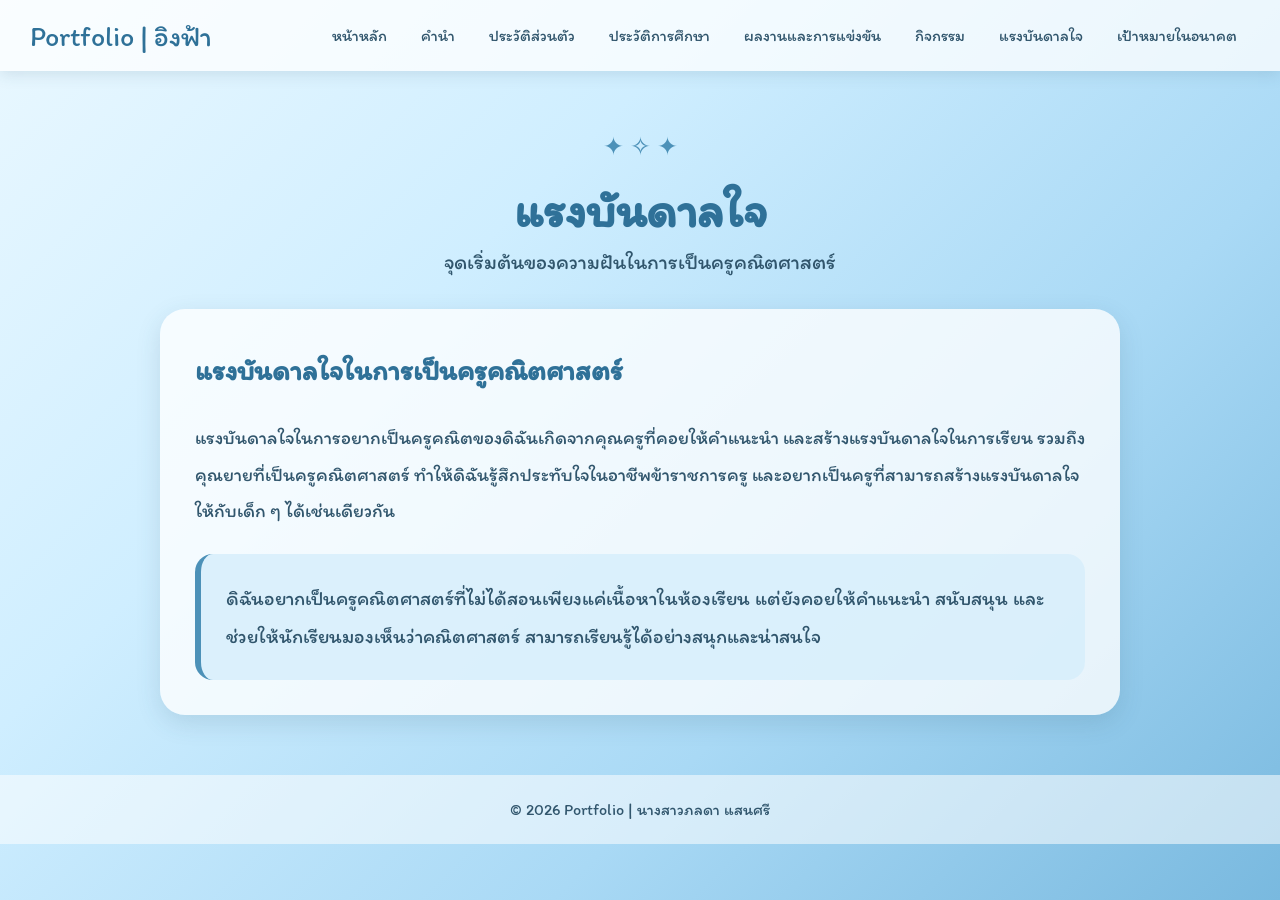
<file: inspiration.html>
<!DOCTYPE html>
<html lang="th">
<head>
    <meta charset="UTF-8">
    <meta name="viewport" content="width=device-width, initial-scale=1.0">
    <title>แรงบันดาลใจ | อิงฟ้า</title>

    <link rel="preconnect" href="https://fonts.googleapis.com">
    <link rel="preconnect" href="https://fonts.gstatic.com" crossorigin>
    <link href="https://fonts.googleapis.com/css2?family=Itim&display=swap" rel="stylesheet">

    <style>
        * {
            box-sizing: border-box;
        }

        body {
            margin: 0;
            font-family: 'Itim', cursive;
            background: linear-gradient(135deg, #eaf8ff, #cfeeff, #a9d9f5, #79b9df);
            color: #31566d;
            min-height: 100vh;
        }

        nav {
            background: rgba(255, 255, 255, 0.75);
            padding: 18px 30px;
            display: flex;
            justify-content: space-between;
            align-items: center;
            flex-wrap: wrap;
            gap: 15px;
            box-shadow: 0 3px 15px rgba(49, 86, 109, 0.15);
        }

        .logo {
            font-size: 28px;
            color: #2f7198;
        }

        .menu {
            display: flex;
            flex-wrap: wrap;
            justify-content: center;
            gap: 8px;
        }

        .menu a {
            text-decoration: none;
            color: #31566d;
            padding: 8px 13px;
            border-radius: 20px;
            transition: 0.3s;
            font-size: 16px;
        }

        .menu a:hover {
            background: #d7effc;
            color: #23658b;
        }

        .container {
            max-width: 1000px;
            margin: 60px auto;
            padding: 0 20px;
        }

        .title {
            text-align: center;
            margin-bottom: 35px;
        }

        .title h1 {
            font-size: 48px;
            color: #2f7198;
            margin: 0;
        }

        .title p {
            font-size: 21px;
            margin-top: 10px;
        }

        .sparkle {
            text-align: center;
            font-size: 25px;
            color: #4c91b8;
            margin-bottom: 20px;
        }

        .card {
            background: rgba(255, 255, 255, 0.78);
            border-radius: 25px;
            padding: 35px;
            margin-bottom: 25px;
            box-shadow: 0 8px 25px rgba(49, 86, 109, 0.15);
            line-height: 1.9;
            font-size: 19px;
        }

        .card h2 {
            color: #2f7198;
            font-size: 28px;
            margin-top: 0;
        }

        .highlight {
            background: rgba(215, 239, 252, 0.85);
            border-left: 6px solid #4c91b8;
            border-radius: 18px;
            padding: 25px;
            margin-top: 25px;
            font-size: 20px;
        }

        footer {
            text-align: center;
            padding: 25px;
            margin-top: 50px;
            background: rgba(255, 255, 255, 0.55);
            font-size: 16px;
        }

        @media (max-width: 700px) {
            nav {
                justify-content: center;
            }

            .logo {
                width: 100%;
                text-align: center;
            }

            .menu a {
                font-size: 14px;
                padding: 7px 9px;
            }

            .title h1 {
                font-size: 38px;
            }

            .card {
                padding: 25px;
                font-size: 17px;
            }
        }
    </style>
</head>

<body>

<nav>
    <div class="logo">Portfolio | อิงฟ้า</div>

    <div class="menu">
        <a href="index.html">หน้าหลัก</a>
        <a href="preface.html">คำนำ</a>
        <a href="profile.html">ประวัติส่วนตัว</a>
        <a href="education.html">ประวัติการศึกษา</a>
        <a href="achievements.html">ผลงานและการแข่งขัน</a>
        <a href="activities.html">กิจกรรม</a>
        <a href="inspiration.html">แรงบันดาลใจ</a>
        <a href="future.html">เป้าหมายในอนาคต</a>
    </div>
</nav>

<div class="container">

    <div class="title">
        <div class="sparkle">✦ ✧ ✦</div>
        <h1>แรงบันดาลใจ</h1>
        <p>จุดเริ่มต้นของความฝันในการเป็นครูคณิตศาสตร์</p>
    </div>

    <div class="card">
        <h2>แรงบันดาลใจในการเป็นครูคณิตศาสตร์</h2>

        <p>
            แรงบันดาลใจในการอยากเป็นครูคณิตของดิฉันเกิดจากคุณครูที่คอยให้คำแนะนำ
            และสร้างแรงบันดาลใจในการเรียน รวมถึงคุณยายที่เป็นครูคณิตศาสตร์
            ทำให้ดิฉันรู้สึกประทับใจในอาชีพข้าราชการครู
            และอยากเป็นครูที่สามารถสร้างแรงบันดาลใจให้กับเด็ก ๆ ได้เช่นเดียวกัน
        </p>

        <div class="highlight">
            ดิฉันอยากเป็นครูคณิตศาสตร์ที่ไม่ได้สอนเพียงแค่เนื้อหาในห้องเรียน
            แต่ยังคอยให้คำแนะนำ สนับสนุน และช่วยให้นักเรียนมองเห็นว่าคณิตศาสตร์
            สามารถเรียนรู้ได้อย่างสนุกและน่าสนใจ
        </div>
    </div>

</div>

<footer>
    © 2026 Portfolio | นางสาวภลดา แสนศรี
</footer>

</body>
</html>
</file>
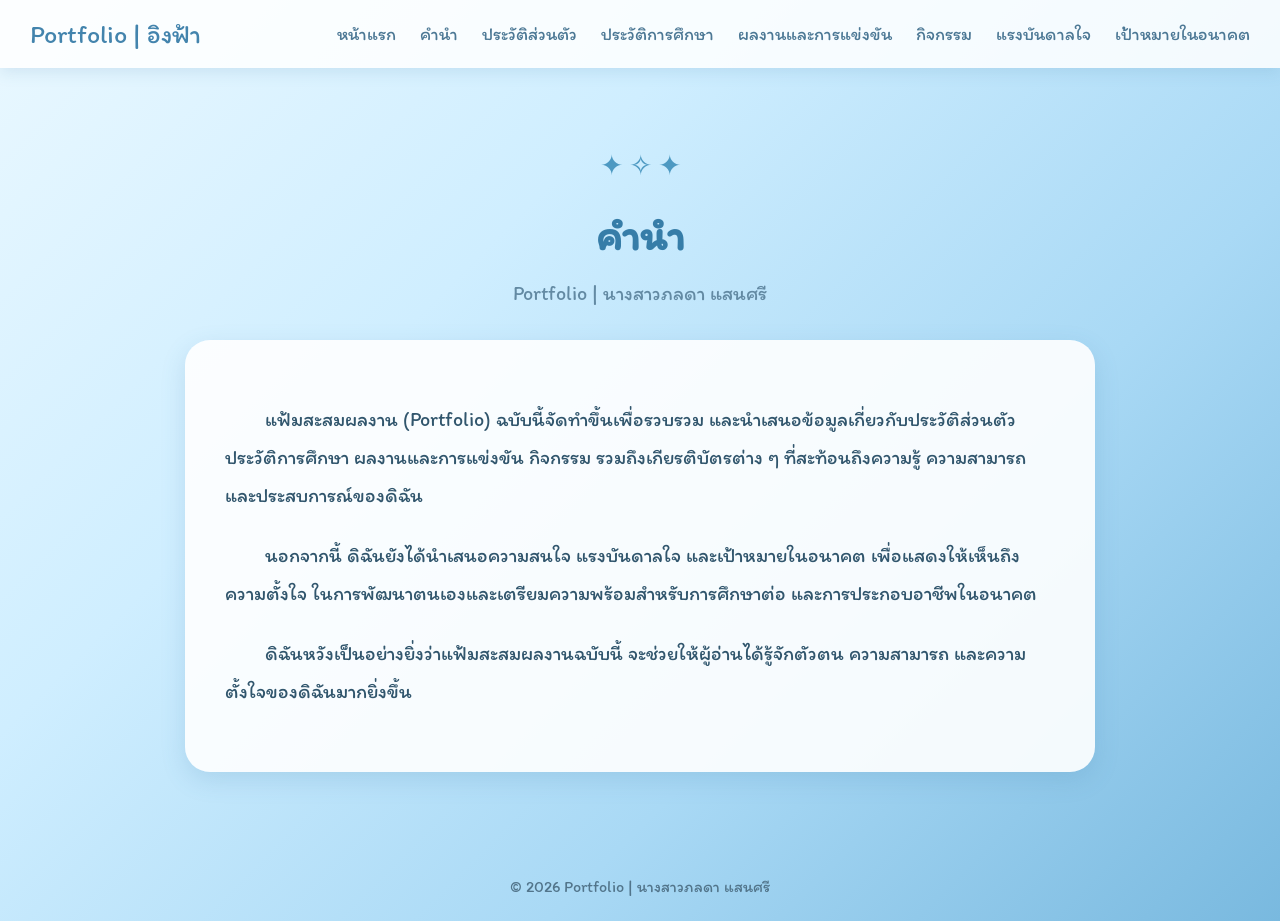
<file: preface.html>
<!DOCTYPE html>
<html lang="th">
<head>
  <meta charset="UTF-8">
  <meta name="viewport" content="width=device-width, initial-scale=1.0">

  <title>คำนำ | Portfolio</title>

  <link rel="preconnect" href="https://fonts.googleapis.com">
  <link rel="preconnect" href="https://fonts.gstatic.com" crossorigin>
  <link href="https://fonts.googleapis.com/css2?family=Itim&display=swap" rel="stylesheet">

  <style>
    * {
      box-sizing: border-box;
    }

    body {
      margin: 0;
      font-family: 'Itim', cursive;
      background: linear-gradient(
        135deg,
        #eaf8ff,
        #cfeeff,
        #a9d9f5,
        #79b9df
      );
      color: #31566d;
      min-height: 100vh;
    }

    nav {
      background: rgba(255, 255, 255, 0.85);
      padding: 18px 30px;
      display: flex;
      justify-content: space-between;
      align-items: center;
      box-shadow: 0 4px 15px rgba(70, 130, 170, 0.15);
      position: sticky;
      top: 0;
      z-index: 10;
    }

    .logo {
      font-size: 26px;
      color: #4384ad;
    }

    nav a {
      text-decoration: none;
      color: #4c7895;
      margin-left: 20px;
      font-size: 18px;
    }

    nav a:hover {
      color: #23658d;
    }

    .container {
      max-width: 950px;
      margin: 60px auto;
      padding: 20px;
    }

    .title {
      text-align: center;
      font-size: 42px;
      color: #367da8;
      margin-bottom: 10px;
    }

    .subtitle {
      text-align: center;
      font-size: 20px;
      color: #638aa3;
      margin-bottom: 35px;
    }

    .card {
      background: rgba(255, 255, 255, 0.9);
      padding: 40px;
      border-radius: 25px;
      box-shadow: 0 8px 25px rgba(65, 130, 170, 0.18);
      line-height: 1.9;
      font-size: 20px;
    }

    .card p {
      margin-bottom: 22px;
      text-indent: 2em;
    }

    .sparkle {
      text-align: center;
      color: #4d99c2;
      font-size: 28px;
      margin-bottom: 15px;
    }

    footer {
      text-align: center;
      padding: 25px;
      color: #52758b;
      font-size: 16px;
    }

    @media (max-width: 900px) {
      nav {
        flex-direction: column;
        gap: 10px;
      }

      nav div:last-child {
        display: flex;
        flex-wrap: wrap;
        justify-content: center;
      }

      nav a {
        margin: 5px 8px;
      }
    }

    @media (max-width: 600px) {
      .title {
        font-size: 34px;
      }

      .card {
        padding: 25px;
        font-size: 18px;
      }
    }
  </style>
</head>

<body>

  <nav>

    <div class="logo">
      Portfolio | อิงฟ้า
    </div>

    <div>
      <a href="index.html">หน้าแรก</a>
      <a href="preface.html">คำนำ</a>
      <a href="profile.html">ประวัติส่วนตัว</a>
      <a href="education.html">ประวัติการศึกษา</a>
      <a href="achievements.html">ผลงานและการแข่งขัน</a>
      <a href="activities.html">กิจกรรม</a>
      <a href="inspiration.html">แรงบันดาลใจ</a>
      <a href="future.html">เป้าหมายในอนาคต</a>
    </div>

  </nav>


  <div class="container">

    <div class="sparkle">✦ ✧ ✦</div>

    <h1 class="title">คำนำ</h1>

    <p class="subtitle">
      Portfolio | นางสาวภลดา แสนศรี
    </p>

    <div class="card">

      <p>
        แฟ้มสะสมผลงาน (Portfolio) ฉบับนี้จัดทำขึ้นเพื่อรวบรวม
        และนำเสนอข้อมูลเกี่ยวกับประวัติส่วนตัว ประวัติการศึกษา
        ผลงานและการแข่งขัน กิจกรรม รวมถึงเกียรติบัตรต่าง ๆ
        ที่สะท้อนถึงความรู้ ความสามารถ และประสบการณ์ของดิฉัน
      </p>

      <p>
        นอกจากนี้ ดิฉันยังได้นำเสนอความสนใจ แรงบันดาลใจ
        และเป้าหมายในอนาคต เพื่อแสดงให้เห็นถึงความตั้งใจ
        ในการพัฒนาตนเองและเตรียมความพร้อมสำหรับการศึกษาต่อ
        และการประกอบอาชีพในอนาคต
      </p>

      <p>
        ดิฉันหวังเป็นอย่างยิ่งว่าแฟ้มสะสมผลงานฉบับนี้
        จะช่วยให้ผู้อ่านได้รู้จักตัวตน ความสามารถ
        และความตั้งใจของดิฉันมากยิ่งขึ้น
      </p>

    </div>

  </div>


  <footer>
    © 2026 Portfolio | นางสาวภลดา แสนศรี
  </footer>

</body>
</html>
</file>
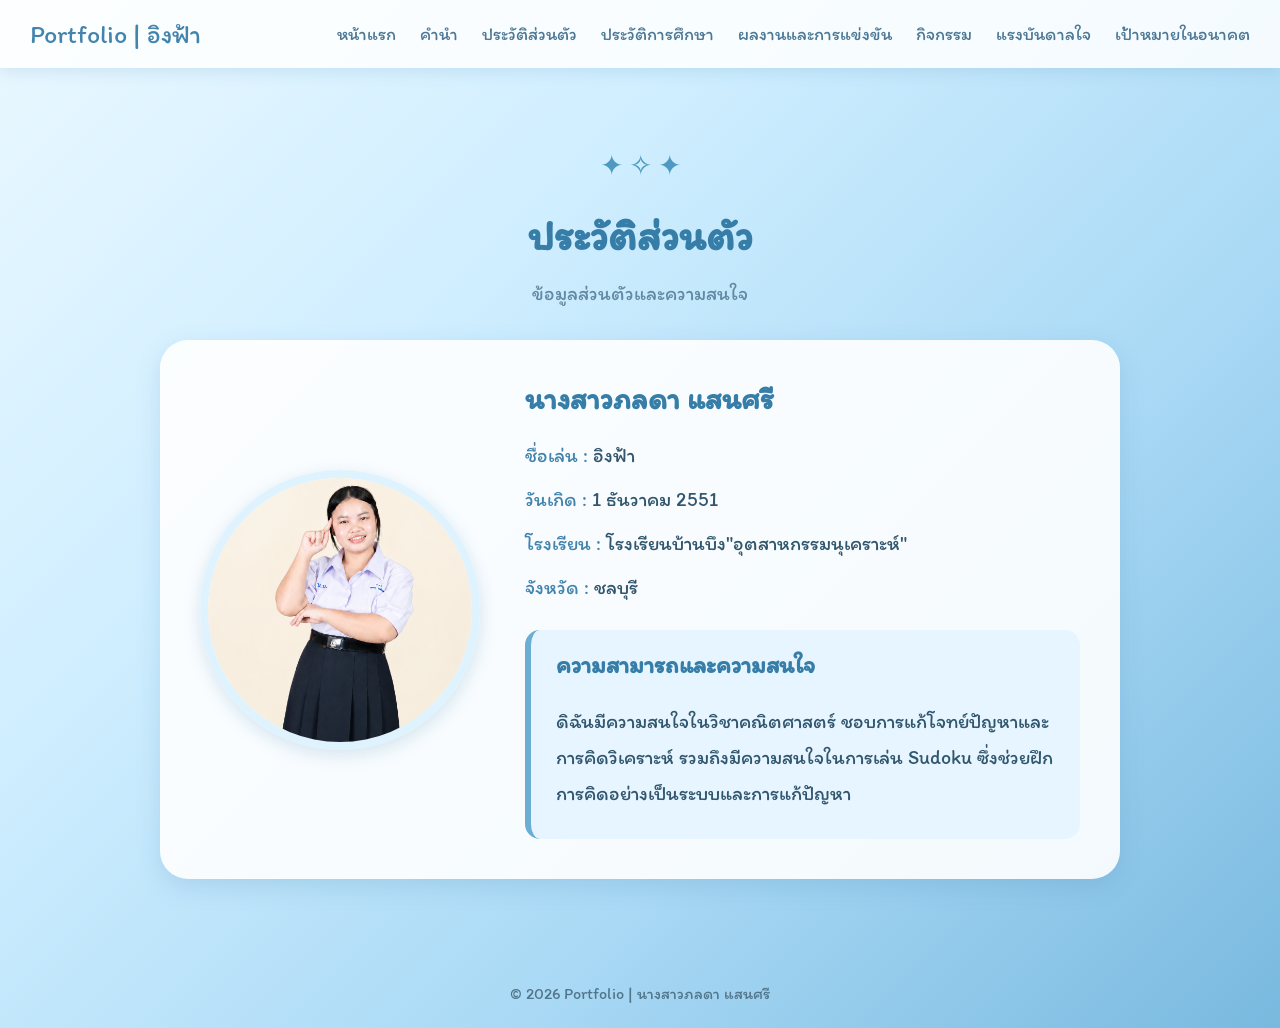
<file: profile.html>
<!DOCTYPE html>
<html lang="th">
<head>
  <meta charset="UTF-8">
  <meta name="viewport" content="width=device-width, initial-scale=1.0">

  <title>ประวัติส่วนตัว | Portfolio</title>

  <link rel="preconnect" href="https://fonts.googleapis.com">
  <link rel="preconnect" href="https://fonts.gstatic.com" crossorigin>
  <link href="https://fonts.googleapis.com/css2?family=Itim&display=swap" rel="stylesheet">

  <style>
    * {
      box-sizing: border-box;
    }

    body {
      margin: 0;
      font-family: 'Itim', cursive;
      background: linear-gradient(
        135deg,
        #eaf8ff,
        #cfeeff,
        #a9d9f5,
        #79b9df
      );
      color: #31566d;
      min-height: 100vh;
    }

    nav {
      background: rgba(255, 255, 255, 0.85);
      padding: 18px 30px;
      display: flex;
      justify-content: space-between;
      align-items: center;
      box-shadow: 0 4px 15px rgba(70, 130, 170, 0.15);
      position: sticky;
      top: 0;
      z-index: 10;
    }

    .logo {
      font-size: 26px;
      color: #4384ad;
    }

    nav a {
      text-decoration: none;
      color: #4c7895;
      margin-left: 20px;
      font-size: 18px;
    }

    nav a:hover {
      color: #23658d;
    }

    .container {
      max-width: 1000px;
      margin: 60px auto;
      padding: 20px;
    }

    .sparkle {
      text-align: center;
      color: #4d99c2;
      font-size: 28px;
      margin-bottom: 15px;
    }

    .title {
      text-align: center;
      font-size: 42px;
      color: #367da8;
      margin-bottom: 10px;
    }

    .subtitle {
      text-align: center;
      font-size: 20px;
      color: #638aa3;
      margin-bottom: 35px;
    }

    .profile-card {
      background: rgba(255, 255, 255, 0.9);
      padding: 40px;
      border-radius: 28px;
      box-shadow: 0 8px 25px rgba(65, 130, 170, 0.18);
      display: flex;
      gap: 45px;
      align-items: center;
    }

    .profile-image {
      width: 280px;
      height: 280px;
      border-radius: 50%;
      object-fit: cover;
      border: 8px solid #dff3ff;
      box-shadow: 0 5px 18px rgba(65, 130, 170, 0.2);
      flex-shrink: 0;
    }

    .info {
      flex: 1;
    }

    .info h2 {
      color: #367da8;
      font-size: 30px;
      margin-top: 0;
      margin-bottom: 20px;
    }

    .info p {
      font-size: 20px;
      line-height: 1.8;
      margin: 8px 0;
    }

    .label {
      color: #4384ad;
    }

    .interest {
      margin-top: 25px;
      background: #e6f5ff;
      border-left: 6px solid #6aaed3;
      padding: 20px 25px;
      border-radius: 15px;
    }

    .interest h3 {
      margin-top: 0;
      color: #367da8;
      font-size: 24px;
    }

    footer {
      text-align: center;
      padding: 25px;
      color: #52758b;
      font-size: 16px;
    }

    @media (max-width: 900px) {
      nav {
        flex-direction: column;
        gap: 10px;
      }

      nav div:last-child {
        display: flex;
        flex-wrap: wrap;
        justify-content: center;
      }

      nav a {
        margin: 5px 8px;
      }

      .profile-card {
        flex-direction: column;
        text-align: center;
      }

      .profile-image {
        width: 240px;
        height: 240px;
      }

      .interest {
        text-align: left;
      }
    }

    @media (max-width: 600px) {
      .title {
        font-size: 34px;
      }

      .profile-card {
        padding: 25px;
      }

      .profile-image {
        width: 200px;
        height: 200px;
      }

      .info h2 {
        font-size: 26px;
      }

      .info p {
        font-size: 18px;
      }
    }
  </style>
</head>

<body>

  <nav>

    <div class="logo">
      Portfolio | อิงฟ้า
    </div>

    <div>
      <a href="index.html">หน้าแรก</a>
      <a href="preface.html">คำนำ</a>
      <a href="profile.html">ประวัติส่วนตัว</a>
      <a href="education.html">ประวัติการศึกษา</a>
      <a href="achievements.html">ผลงานและการแข่งขัน</a>
      <a href="activities.html">กิจกรรม</a>
      <a href="inspiration.html">แรงบันดาลใจ</a>
      <a href="future.html">เป้าหมายในอนาคต</a>
    </div>

  </nav>


  <div class="container">

    <div class="sparkle">✦ ✧ ✦</div>

    <h1 class="title">ประวัติส่วนตัว</h1>

    <p class="subtitle">
      ข้อมูลส่วนตัวและความสนใจ
    </p>


    <div class="profile-card">

      <img
        src="profile.jpg"
        alt="รูปโปรไฟล์ของอิงฟ้า"
        class="profile-image"
      >

      <div class="info">

        <h2>นางสาวภลดา แสนศรี</h2>

        <p>
          <span class="label">ชื่อเล่น :</span>
          อิงฟ้า
        </p>

        <p>
          <span class="label">วันเกิด :</span>
          1 ธันวาคม 2551
        </p>

        <p>
          <span class="label">โรงเรียน :</span>
          โรงเรียนบ้านบึง"อุตสาหกรรมนุเคราะห์"
        </p>

        <p>
          <span class="label">จังหวัด :</span>
          ชลบุรี
        </p>


        <div class="interest">

          <h3>ความสามารถและความสนใจ</h3>

          <p>
            ดิฉันมีความสนใจในวิชาคณิตศาสตร์
            ชอบการแก้โจทย์ปัญหาและการคิดวิเคราะห์
            รวมถึงมีความสนใจในการเล่น Sudoku
            ซึ่งช่วยฝึกการคิดอย่างเป็นระบบและการแก้ปัญหา
          </p>

        </div>

      </div>

    </div>

  </div>


  <footer>
    © 2026 Portfolio | นางสาวภลดา แสนศรี
  </footer>

</body>
</html>
</file>
